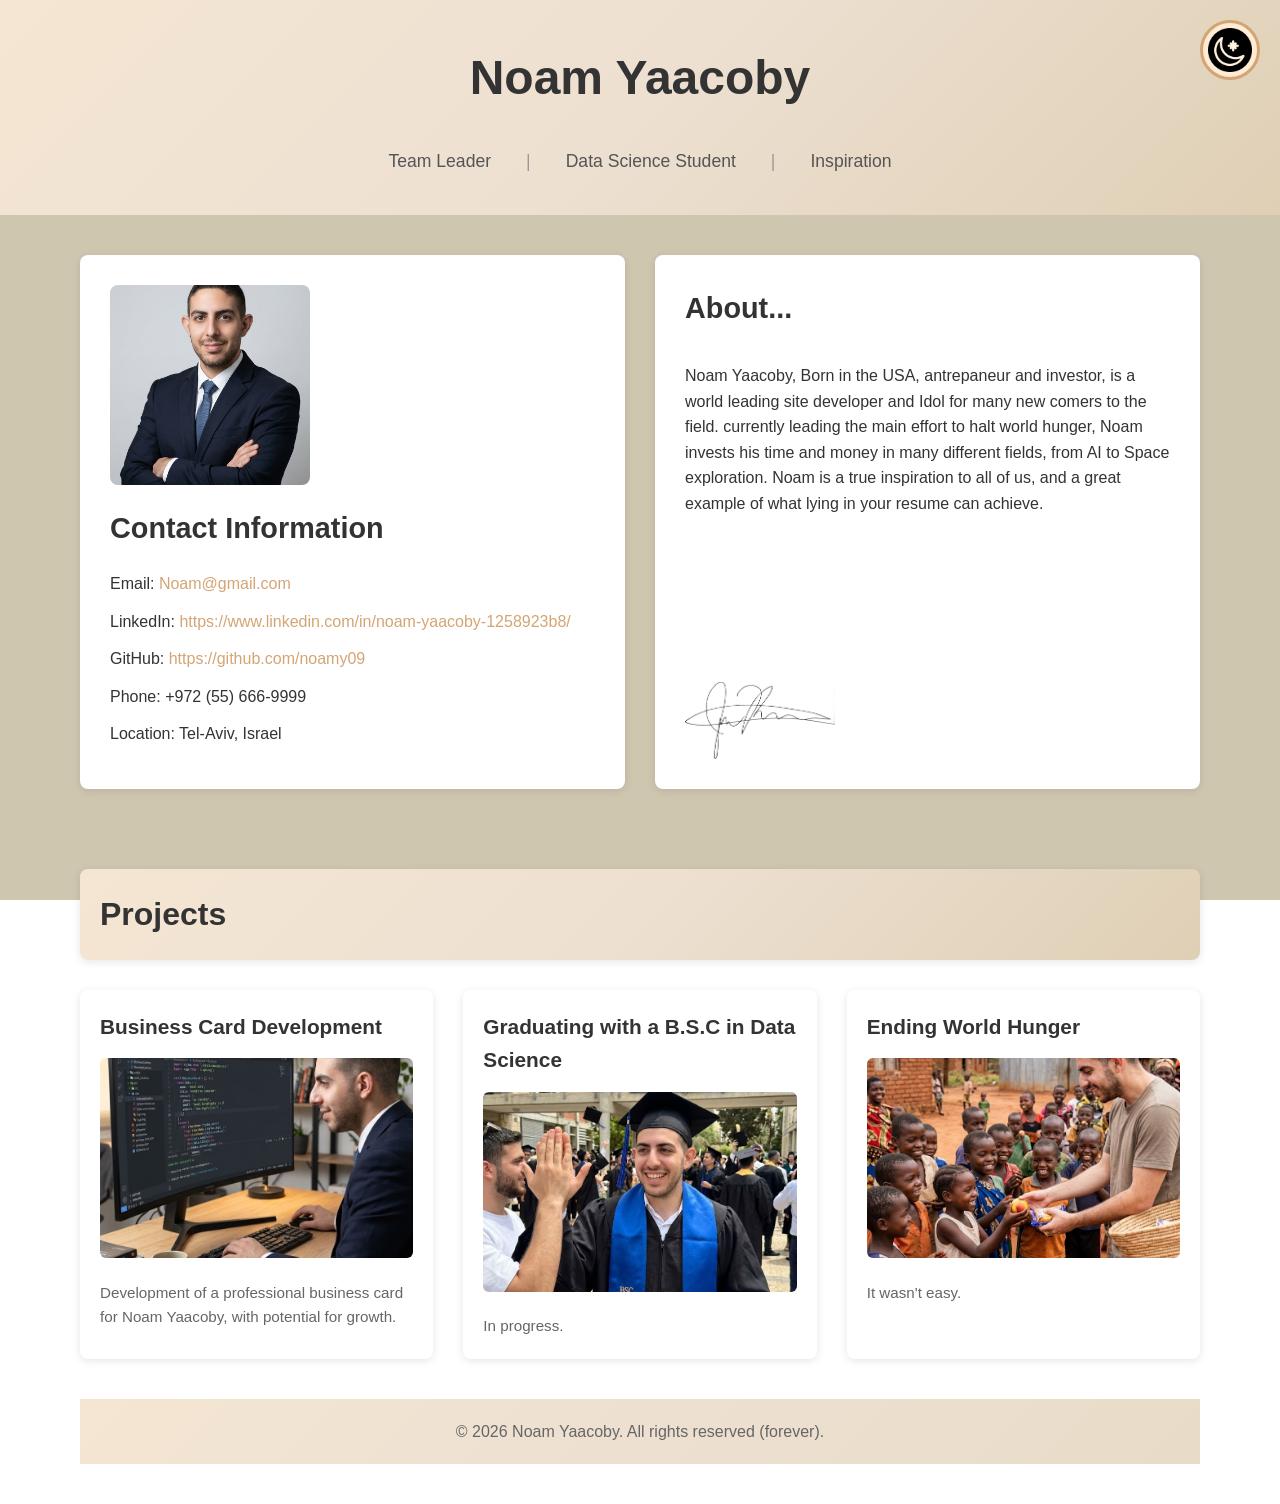
<file: index.html>
<!DOCTYPE html>
<html lang="en">
<head>
    <meta charset="UTF-8">
    <meta name="viewport" content="width=device-width, initial-scale=1.0">
    <title>Noam Yaacoby - Business Card </title>
    <link rel="stylesheet" href="design.css">
</head>

<body>
    <div class = "background"></div>

    <div class="title-bar">
        <div class="site-title">
            <h1>Noam Yaacoby</h1>
        </div>
        <div class="site-subtitle">
            <p class = "job-title">Team Leader</p>
            <p class = "title-divider">|</p>
            <p class = "job-title">Data Science Student</p>
            <p class = "title-divider">|</p>
            <p class = "job-title">Inspiration</p>
        </div>
        <div class = "theme switch">
            <a href="index-dark.html" class="theme-btn"><img src="objects/moon.png" alt="theme toggle"></a>
        </div>
     </div>

     <div class="information-containers">
        <div class="contact-info">
            <img src="objects/profile.jpg" class="profile-picture">
            <h2>Contact Information</h2>
            <p>Email: <a href="mailto:Noam@gmail.com">Noam@gmail.com</a></p>
            <p>LinkedIn: <a href="https://www.linkedin.com/in/noam-yaacoby-1258923b8/" target="_blank">https://www.linkedin.com/in/noam-yaacoby-1258923b8/</a></p>
            <p>GitHub: <a href="https://github.com/noamy09" target="_blank">https://github.com/noamy09</a></p>
            <p>Phone: +972 (55) 666-9999</p>
            <p>Location: Tel-Aviv, Israel</p>
        </div>

        <div class="Description">
            <h2>About...</h2>
            <p>Noam Yaacoby, Born in the USA, antrepaneur and investor, is a 
                world leading site developer and Idol for many new comers to the field.
                currently leading the main effort to halt world hunger, Noam invests his
                time and money in many different fields, from AI to Space exploration.
                Noam is a true inspiration to all of us, and a great example of what 
                lying in your resume can achieve.
            </p>
            <img src="objects/signature.png" class="signature">
        </div>
     </div>

     <div class="projects">
        <h2 class = "projects-title">Projects</h2>
        <div class="project-list">
            <div class="project-item">
                <h3>Business Card Development</h3>
                <img src="objects/card-design.jpg" class="project-image">
                <p class="project-description">Development of a professional 
                    business card for Noam Yaacoby, with potential for growth.</p>
            </div>
            <div class="project-item">
                <h3>Graduating with a B.S.C in Data Science</h3>
                <img src="objects/graduation.jpg" class="project-image">
                <p class="project-description">In progress.</p>
            </div>
            <div class="project-item">
                <h3>Ending World Hunger</h3>
                <img src="objects/hunger.jpg" class="project-image">
                <p class="project-description">It wasn't easy.</p>
            </div>
     </div>

     <div class="footer">
        <p>© 2026 Noam Yaacoby. All rights reserved (forever).</p>
</body>
</html>
     </div>
</body>
</html>
</file>
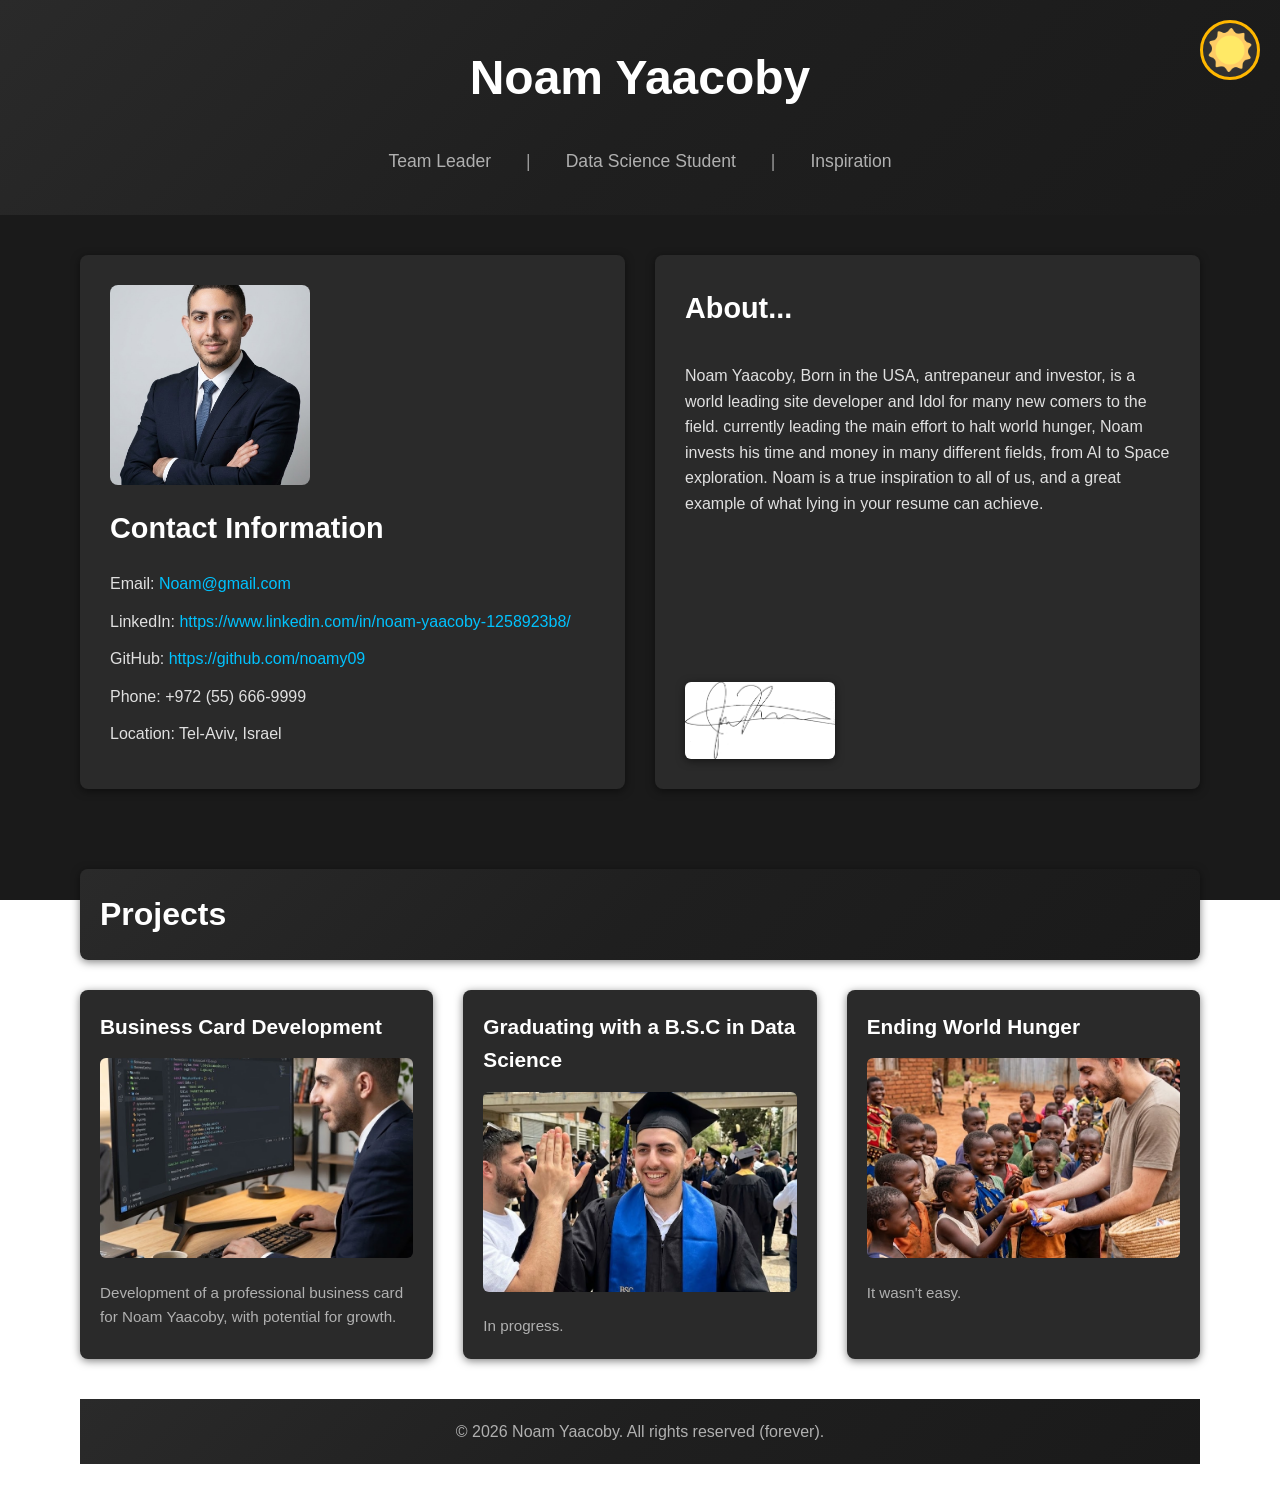
<file: index-dark.html>
<!DOCTYPE html>
<html lang="en">
<head>
    <meta charset="UTF-8">
    <meta name="viewport" content="width=device-width, initial-scale=1.0">
    <title>Noam Yaacoby - Business Card </title>
    <link rel="stylesheet" href="design-dark.css">
</head>

<body>
    <div class = "background"></div>

    <div class="title-bar">
        <div class="site-title">
            <h1>Noam Yaacoby</h1>
        </div>
        <div class="site-subtitle">
            <p class = "job-title">Team Leader</p>
            <p class = "title-divider">|</p>
            <p class = "job-title">Data Science Student</p>
            <p class = "title-divider">|</p>
            <p class = "job-title">Inspiration</p>
        </div>
        <div class = "theme switch">
            <a href="index.html" class="theme-btn"><img src="objects/sun.png" alt="theme toggle"></a>
        </div>
     </div>

     <div class="information-containers">
        <div class="contact-info">
            <img src="objects/profile.jpg" class="profile-picture">
            <h2>Contact Information</h2>
            <p>Email: <a href="mailto:Noam@gmail.com">Noam@gmail.com</a></p>
            <p>LinkedIn: <a href="https://www.linkedin.com/in/noam-yaacoby-1258923b8/" target="_blank">https://www.linkedin.com/in/noam-yaacoby-1258923b8/</a></p>
            <p>GitHub: <a href="https://github.com/noamy09" target="_blank">https://github.com/noamy09</a></p>
            <p>Phone: +972 (55) 666-9999</p>
            <p>Location: Tel-Aviv, Israel</p>
        </div>

        <div class="Description">
            <h2>About...</h2>
            <p>Noam Yaacoby, Born in the USA, antrepaneur and investor, is a 
                world leading site developer and Idol for many new comers to the field.
                currently leading the main effort to halt world hunger, Noam invests his
                time and money in many different fields, from AI to Space exploration.
                Noam is a true inspiration to all of us, and a great example of what 
                lying in your resume can achieve.
            </p>
            <img src="objects/signature.png" class="signature">
        </div>
     </div>

     <div class="projects">
        <h2 class = "projects-title">Projects</h2>
        <div class="project-list">
            <div class="project-item">
                <h3>Business Card Development</h3>
                <img src="objects/card-design.jpg" class="project-image">
                <p class="project-description">Development of a professional 
                    business card for Noam Yaacoby, with potential for growth.</p>
            </div>
            <div class="project-item">
                <h3>Graduating with a B.S.C in Data Science</h3>
                <img src="objects/graduation.jpg" class="project-image">
                <p class="project-description">In progress.</p>
            </div>
            <div class="project-item">
                <h3>Ending World Hunger</h3>
                <img src="objects/hunger.jpg" class="project-image">
                <p class="project-description">It wasn't easy.</p>
            </div>
     </div>

     <div class="footer">
        <p>© 2026 Noam Yaacoby. All rights reserved (forever).</p>
</body>
</html>
     </div>
</body>
</html>
</file>
<file: design.css>
* {
    font-family: 'Segoe UI', Tahoma, Geneva, Verdana, sans-serif;
    margin: 0;
    padding: 0;
    box-sizing: border-box;
}

body {
    line-height: 1.6;
    color: #333;
}

.background {
    position: fixed;
    top: 0;
    left: 0;
    width: 100%;
    height: 100%;
    background-color: #cfc6b0;
    z-index: -1;
}

.title-bar {
    background: linear-gradient(135deg, #f5e6d3 0%, #ede0d1 50%, #dfcfb5 100%);
    padding: 40px 0;
    width: 100%;
    margin: 0;
    text-align: center;
    display: flex;
    flex-direction: column;
    align-items: center;
    gap: 20px;
    position: relative;
}

.site-title {
    width: 100%;
}

.site-title h1 {
    font-size: 3em;
    font-weight: bold;
    color: #333;
    margin-bottom: 10px;
}

.site-subtitle {
    width: 100%;
    display: flex;
    justify-content: center;
    gap: 30px;
    align-items: center;
    flex-wrap: wrap;
}

.job-title {
    font-size: 1.1em;
    color: #555;
    margin: 0;
}

.title-divider {
    font-size: 1.1em;
    color: #999;
    margin: 0 5px;
}

.theme {
    position: absolute;
    top: 20px;
    right: 20px;
}

.theme-btn {
    width: 60px;
    height: 60px;
    border-radius: 50%;
    background: radial-gradient(circle, #fff5e6, #ffe6cc);
    border: 3px solid #d4a574;
    display: inline-flex;
    align-items: center;
    justify-content: center;
    cursor: pointer;
    transition: all 0.3s ease;
    text-decoration: none;
}

.theme-btn img {
    width: 80%;
    height: 80%;
    object-fit: contain;
}

.theme-btn:hover {
    transform: scale(1.1);
    box-shadow: 0 4px 12px rgba(0, 0, 0, 0.15);
}

.information-containers {
    display: flex;
    gap: 30px;
    padding: 40px;
    max-width: 1200px;
    margin: 0 auto;
}

.contact-info,
.Description {
    flex: 1;
    background: white;
    padding: 30px;
    border-radius: 8px;
    box-shadow: 0 2px 8px rgba(0, 0, 0, 0.1);
}

.Description {
    display: flex;
    flex-direction: column;
}

.contact-info h2,
.Description h2 {
    font-size: 1.8em;
    margin-bottom: 20px;
    color: #333;
}

.contact-info p,
.Description p {
    margin: 12px 0;
    font-size: 1em;
}

.contact-info a,
.Description a {
    color: #d4a574;
    text-decoration: none;
    transition: color 0.3s ease;
}

.contact-info a:hover,
.Description a:hover {
    color: #b8855f;
    text-decoration: underline;
}

.profile-picture {
    width: 200px;
    height: 200px;
    border-radius: 8px;
    margin-bottom: 20px;
    display: block;
    object-fit: cover;
}

.signature {
    max-width: 150px;
    margin-top: auto;
    align-self: flex-start;
}

.projects {
    padding: 40px;
    max-width: 1200px;
    margin: 0 auto;
    
}

.projects-title {
    text-align: left;
    margin-bottom: 40px;
    background: linear-gradient(135deg, #f5e6d3 0%, #ede0d1 50%, #dfcfb5 100%);
    padding: 20px;
    border-radius: 8px;
    box-shadow: 0 2px 8px rgba(0, 0, 0, 0.1);
    transition: transform 0.3s ease;
}
.projects h2 {
    font-size: 2em;
    margin-bottom: 30px;
    color: #333;
}

.project-list {
    display: grid;
    grid-template-columns: repeat(auto-fit, minmax(300px, 1fr));
    gap: 30px;
}

.project-item {
    background: white;
    padding: 20px;
    border-radius: 8px;
    box-shadow: 0 2px 8px rgba(0, 0, 0, 0.1);
    transition: transform 0.3s ease;
}

.project-item:hover {
    transform: translateY(-5px);
    box-shadow: 0 4px 16px rgba(0, 0, 0, 0.15);
}

.project-item h3 {
    font-size: 1.3em;
    margin-bottom: 15px;
    color: #333;
}

.project-image {
    width: 100%;
    height: 200px;
    object-fit: cover;
    border-radius: 6px;
    margin-bottom: 15px;
}

.project-description {
    font-size: 0.95em;
    color: #666;
}

.footer {
    background: linear-gradient(135deg, #f5e6d3 0%, #ede0d1 50%, #e8dcc8 100%);
    text-align: center;
    padding: 20px;
    margin-top: 40px;
    color: #666;
}

.footer p {
    margin: 0;
}

@media (max-width: 768px) {
    .information-containers {
        flex-direction: column;
        padding: 20px;
        gap: 20px;
    }

    .site-title h1 {
        font-size: 2em;
    }

    .site-subtitle {
        flex-direction: column;
        gap: 10px;
    }

    .title-divider {
        display: none;
    }

    .project-list {
        grid-template-columns: 1fr;
    }
}
</file>
<file: design-dark.css>
* {
    font-family: 'Segoe UI', Tahoma, Geneva, Verdana, sans-serif;
    margin: 0;
    padding: 0;
    box-sizing: border-box;
}

body {
    line-height: 1.6;
    color: #e0e0e0;
}

.background {
    position: fixed;
    top: 0;
    left: 0;
    width: 100%;
    height: 100%;
    background-color: #1a1a1a;
    z-index: -1;
}

.title-bar {
    background: linear-gradient(135deg, #2a2a2a 0%, #1f1f1f 50%, #1a1a1a 100%);
    padding: 40px 0;
    width: 100%;
    margin: 0;
    text-align: center;
    display: flex;
    flex-direction: column;
    align-items: center;
    gap: 20px;
    position: relative;
}

.site-title {
    width: 100%;
}

.site-title h1 {
    font-size: 3em;
    font-weight: bold;
    color: #ffffff;
    margin-bottom: 10px;
}

.site-subtitle {
    width: 100%;
    display: flex;
    justify-content: center;
    gap: 30px;
    align-items: center;
    flex-wrap: wrap;
}

.job-title {
    font-size: 1.1em;
    color: #b0b0b0;
    margin: 0;
}

.title-divider {
    font-size: 1.1em;
    color: #999;
    margin: 0 5px;
}

.theme {
    position: absolute;
    top: 20px;
    right: 20px;
}

.theme-btn {
    width: 60px;
    height: 60px;
    border-radius: 50%;
    background: radial-gradient(circle, #3a3a3a, #2a2a2a);
    border: 3px solid #ffb700;
    display: inline-flex;
    align-items: center;
    justify-content: center;
    cursor: pointer;
    transition: all 0.3s ease;
    text-decoration: none;
}

.theme-btn img {
    width: 80%;
    height: 80%;
    object-fit: contain;
}

.theme-btn:hover {
    transform: scale(1.1);
    box-shadow: 0 4px 12px rgba(0, 0, 0, 0.15);
}

.information-containers {
    display: flex;
    gap: 30px;
    padding: 40px;
    max-width: 1200px;
    margin: 0 auto;
}

.contact-info,
.Description {
    flex: 1;
    background: #2a2a2a;
    padding: 30px;
    border-radius: 8px;
    box-shadow: 0 2px 8px rgba(0, 0, 0, 0.5);
}

.Description {
    display: flex;
    flex-direction: column;
}

.contact-info h2,
.Description h2 {
    font-size: 1.8em;
    margin-bottom: 20px;
    color: #ffffff;
}

.contact-info p,
.Description p {
    margin: 12px 0;
    font-size: 1em;
}

.contact-info a,
.Description a {
    color: #00c3ff;
    text-decoration: none;
    transition: color 0.3s ease;
}

.contact-info a:hover,
.Description a:hover {
    color: #ffd700;
    text-decoration: underline;
}

.profile-picture {
    width: 200px;
    height: 200px;
    border-radius: 8px;
    margin-bottom: 20px;
    display: block;
    object-fit: cover;
}

.signature {
    max-width: 150px;
    margin-top: auto;
    align-self: flex-start;
    border-radius: 6px;
    box-shadow: 0 2px 8px rgba(0, 0, 0, 0.5);
    display: block;
}

.projects {
    padding: 40px;
    max-width: 1200px;
    margin: 0 auto;
    
}

.projects-title {
    text-align: left;
    margin-bottom: 40px;
    background: linear-gradient(135deg, #2a2a2a 0%, #1f1f1f 50%, #1a1a1a 100%);
    padding: 20px;
    border-radius: 8px;
    box-shadow: 0 2px 8px rgba(0, 0, 0, 0.5);
    transition: transform 0.3s ease;
}
.projects h2 {
    font-size: 2em;
    margin-bottom: 30px;
    color: #ffffff;
}

.project-list {
    display: grid;
    grid-template-columns: repeat(auto-fit, minmax(300px, 1fr));
    gap: 30px;
}

.project-item {
    background: #2a2a2a;
    padding: 20px;
    border-radius: 8px;
    box-shadow: 0 2px 8px rgba(0, 0, 0, 0.5);
    transition: transform 0.3s ease;
}

.project-item:hover {
    transform: translateY(-5px);
    box-shadow: 0 4px 16px rgba(0, 0, 0, 0.15);
}

.project-item h3 {
    font-size: 1.3em;
    margin-bottom: 15px;
    color: #ffffff;
}

.project-image {
    width: 100%;
    height: 200px;
    object-fit: cover;
    border-radius: 6px;
    margin-bottom: 15px;
}

.project-description {
    font-size: 0.95em;
    color: #b0b0b0;
}

.footer {
    background: linear-gradient(135deg, #2a2a2a 0%, #1f1f1f 50%, #1a1a1a 100%);
    text-align: center;
    padding: 20px;
    margin-top: 40px;
    color: #b0b0b0;
}

.footer p {
    margin: 0;
}

@media (max-width: 768px) {
    .information-containers {
        flex-direction: column;
        padding: 20px;
        gap: 20px;
    }

    .site-title h1 {
        font-size: 2em;
    }

    .site-subtitle {
        flex-direction: column;
        gap: 10px;
    }

    .title-divider {
        display: none;
    }

    .project-list {
        grid-template-columns: 1fr;
    }
}
</file>
